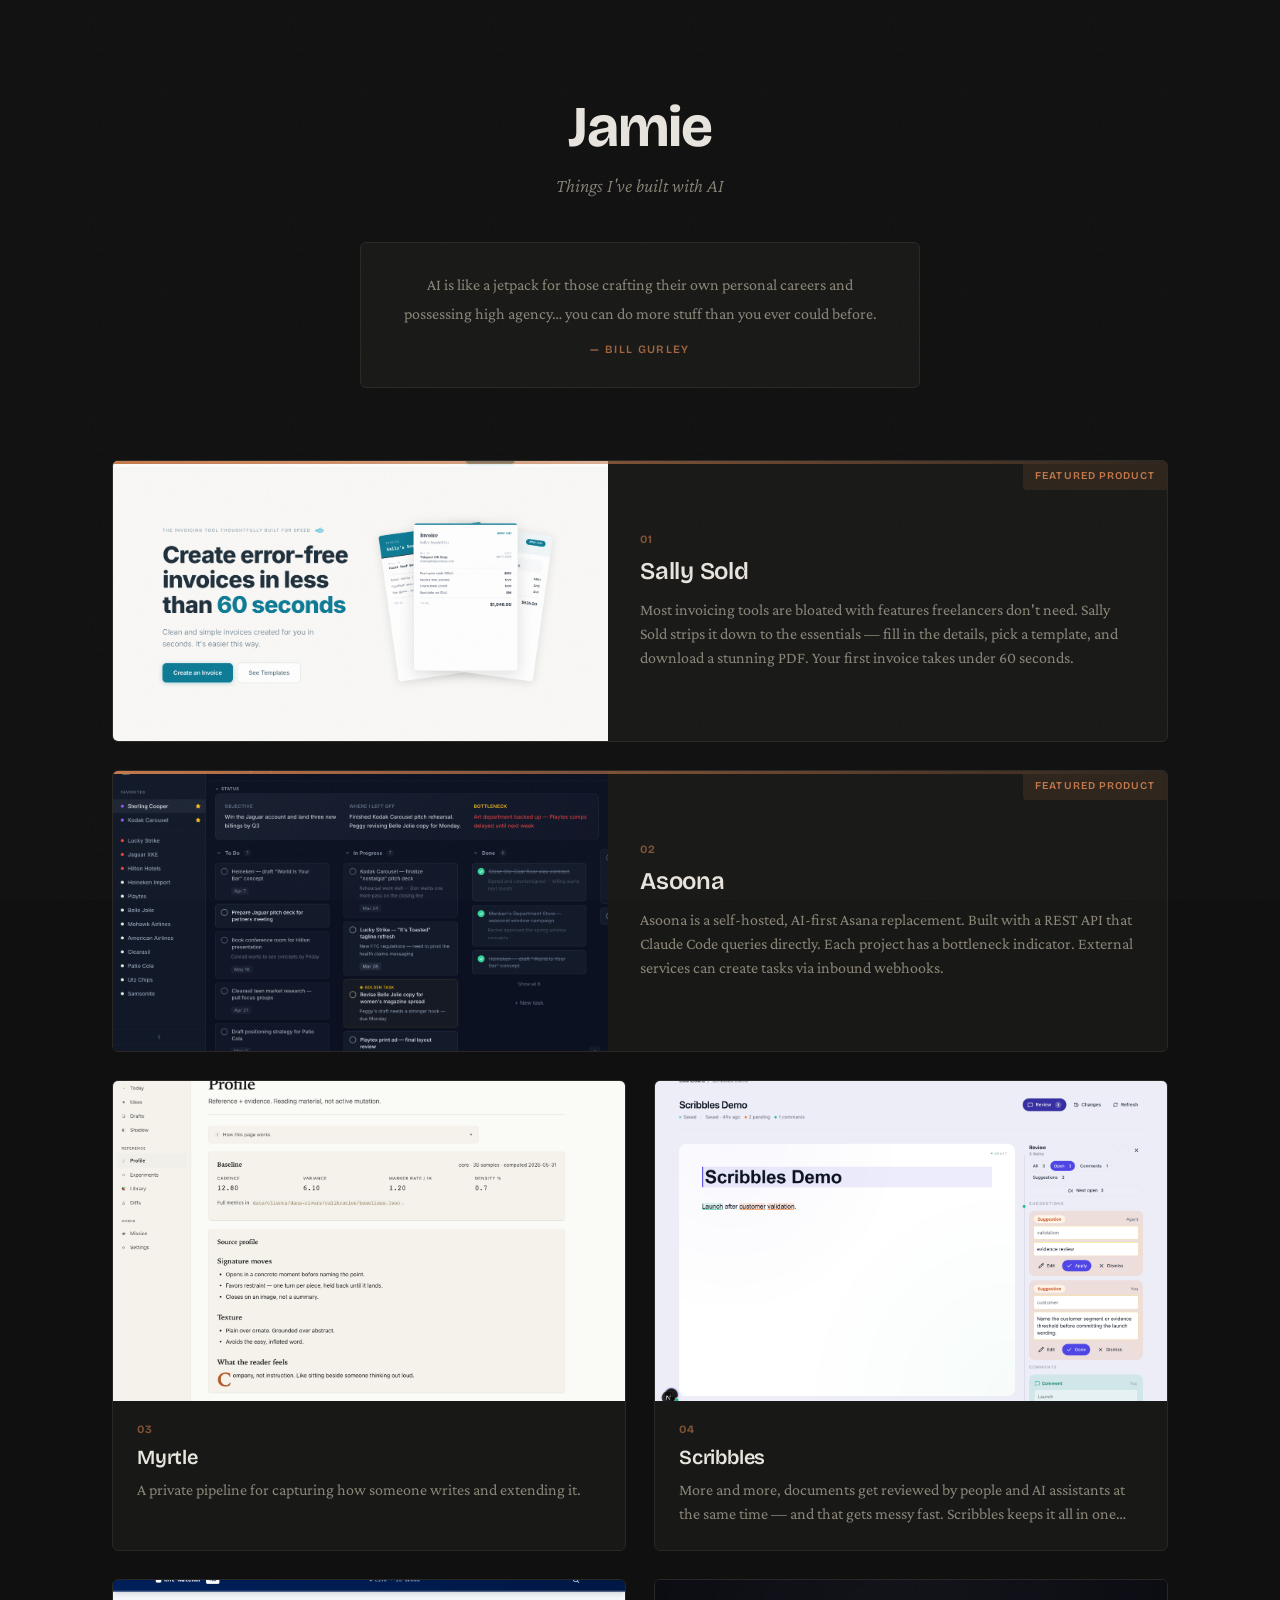
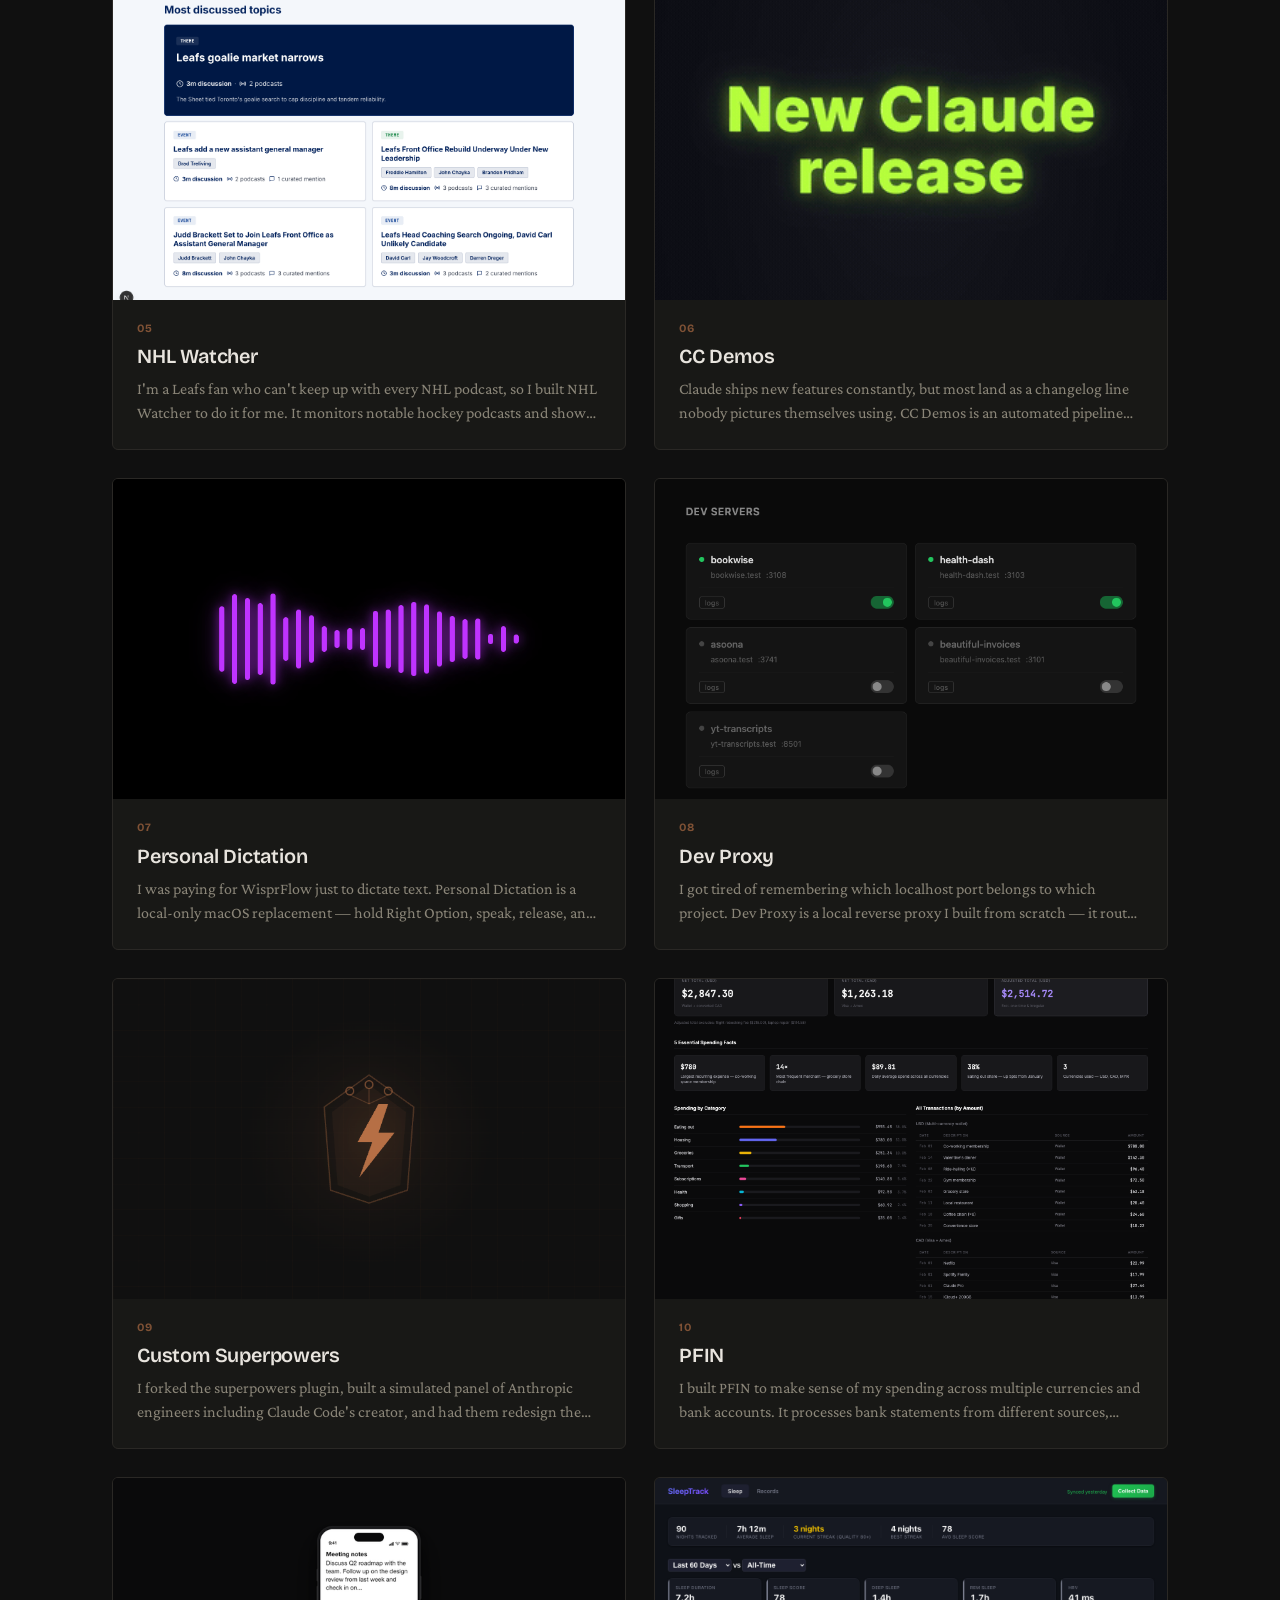
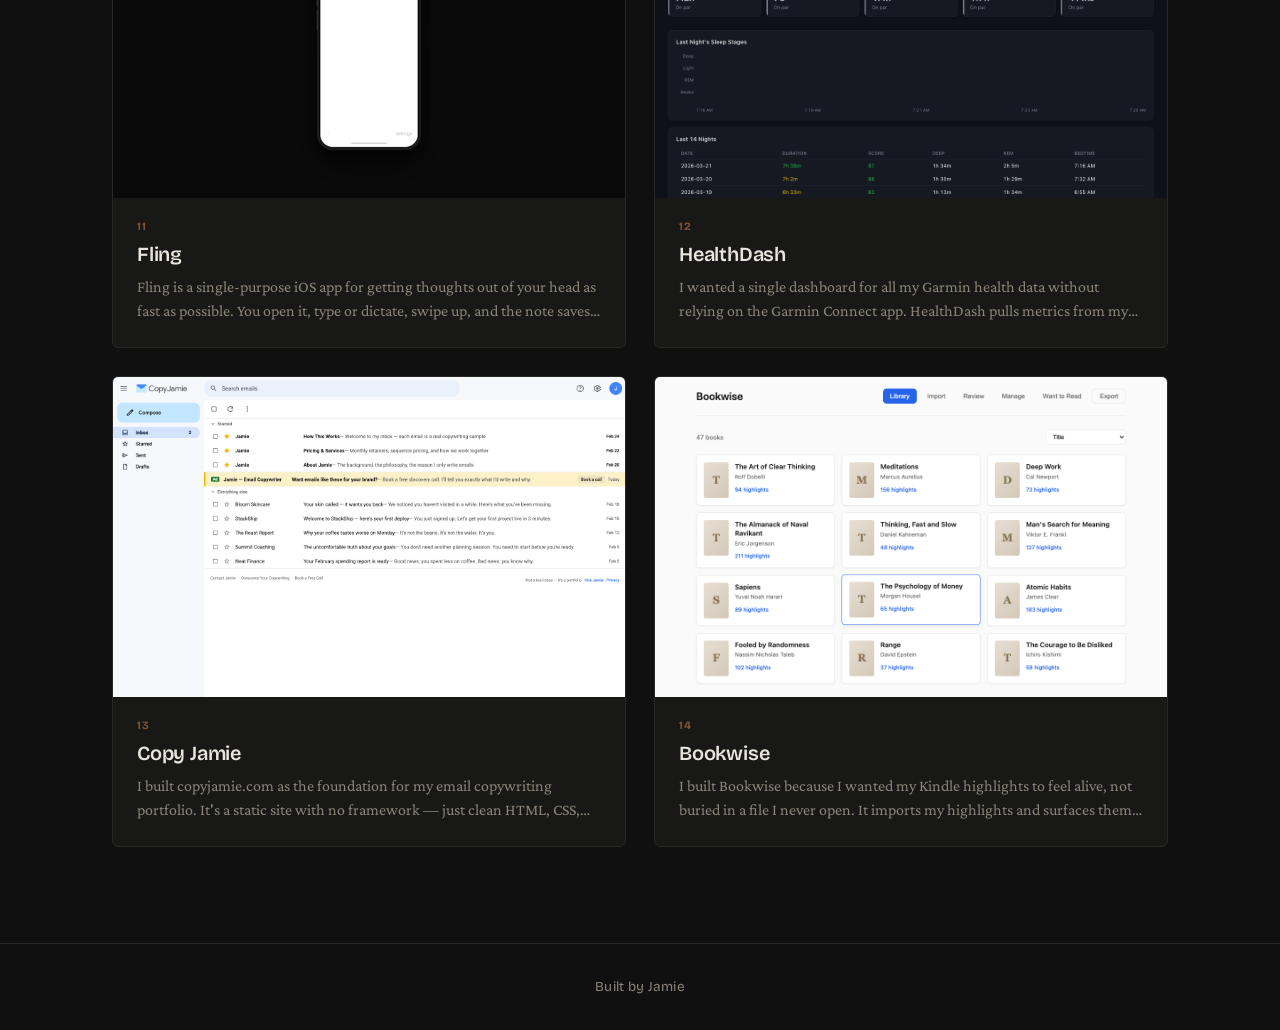
<file: index.html>
<!DOCTYPE html>
<html lang="en">
<head>
  <meta charset="UTF-8">
  <meta name="viewport" content="width=device-width, initial-scale=1.0">
  <title>Jamie — Portfolio</title>
  <meta name="description" content="Things I've built with AI — a curated portfolio of projects by Jamie.">
  <link rel="preconnect" href="https://fonts.googleapis.com">
  <link rel="preconnect" href="https://fonts.gstatic.com" crossorigin>
  <link href="https://fonts.googleapis.com/css2?family=Bricolage+Grotesque:opsz,wght@12..96,200..800&family=Crimson+Pro:ital,wght@0,300;0,400;0,500;1,300;1,400&display=swap" rel="stylesheet">
  <link rel="stylesheet" href="styles.css">
</head>
<body>
  <div class="grain" aria-hidden="true"></div>

  <header class="site-header">
    <div class="header-inner">
      <h1 class="site-title">Jamie</h1>
      <p class="tagline">Things I've built with AI</p>
    </div>
  </header>

  <blockquote class="epigraph">
    <p>AI is like a jetpack for those crafting their own personal careers and possessing high agency&hellip; you can do more stuff than you ever could before.</p>
    <cite>&mdash; Bill Gurley</cite>
  </blockquote>

  <main>
    <div id="projects-grid" class="grid"></div>
    <div id="empty-state" class="empty-state" hidden>
      <p>Nothing here yet.</p>
    </div>
  </main>

  <div id="detail-overlay" class="overlay" aria-hidden="true">
    <div class="overlay-backdrop"></div>
    <div class="overlay-content">
      <button class="close-btn" aria-label="Close project detail">&times;</button>
      <div class="detail-gallery" id="detail-gallery"></div>
      <div class="detail-text">
        <h2 id="detail-title"></h2>
        <p id="detail-description" class="detail-description"></p>
        <div id="detail-features-section" class="detail-features-section">
          <h3>What it does</h3>
          <ul id="detail-features"></ul>
        </div>
      </div>
    </div>
  </div>

  <footer class="site-footer">
    <p>Built by Jamie</p>
  </footer>

  <script src="script.js"></script>
</body>
</html>
</file>
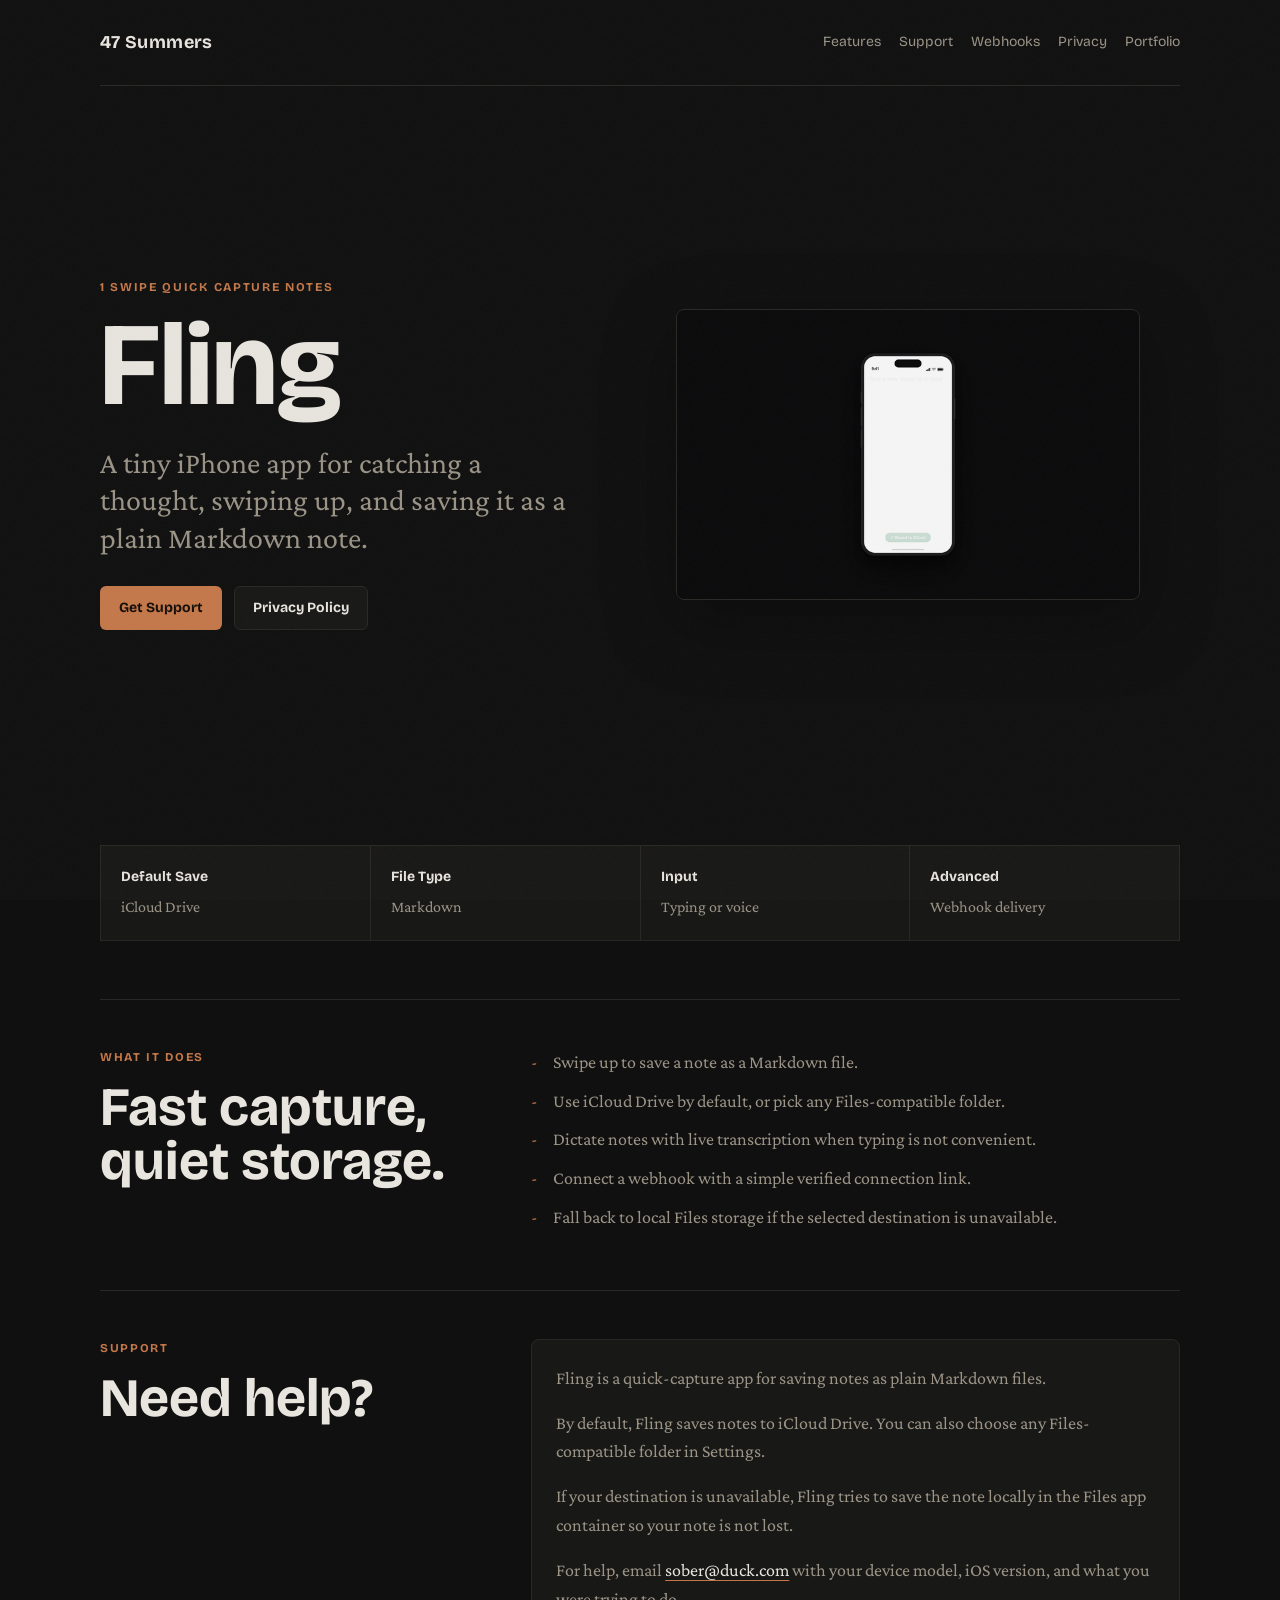
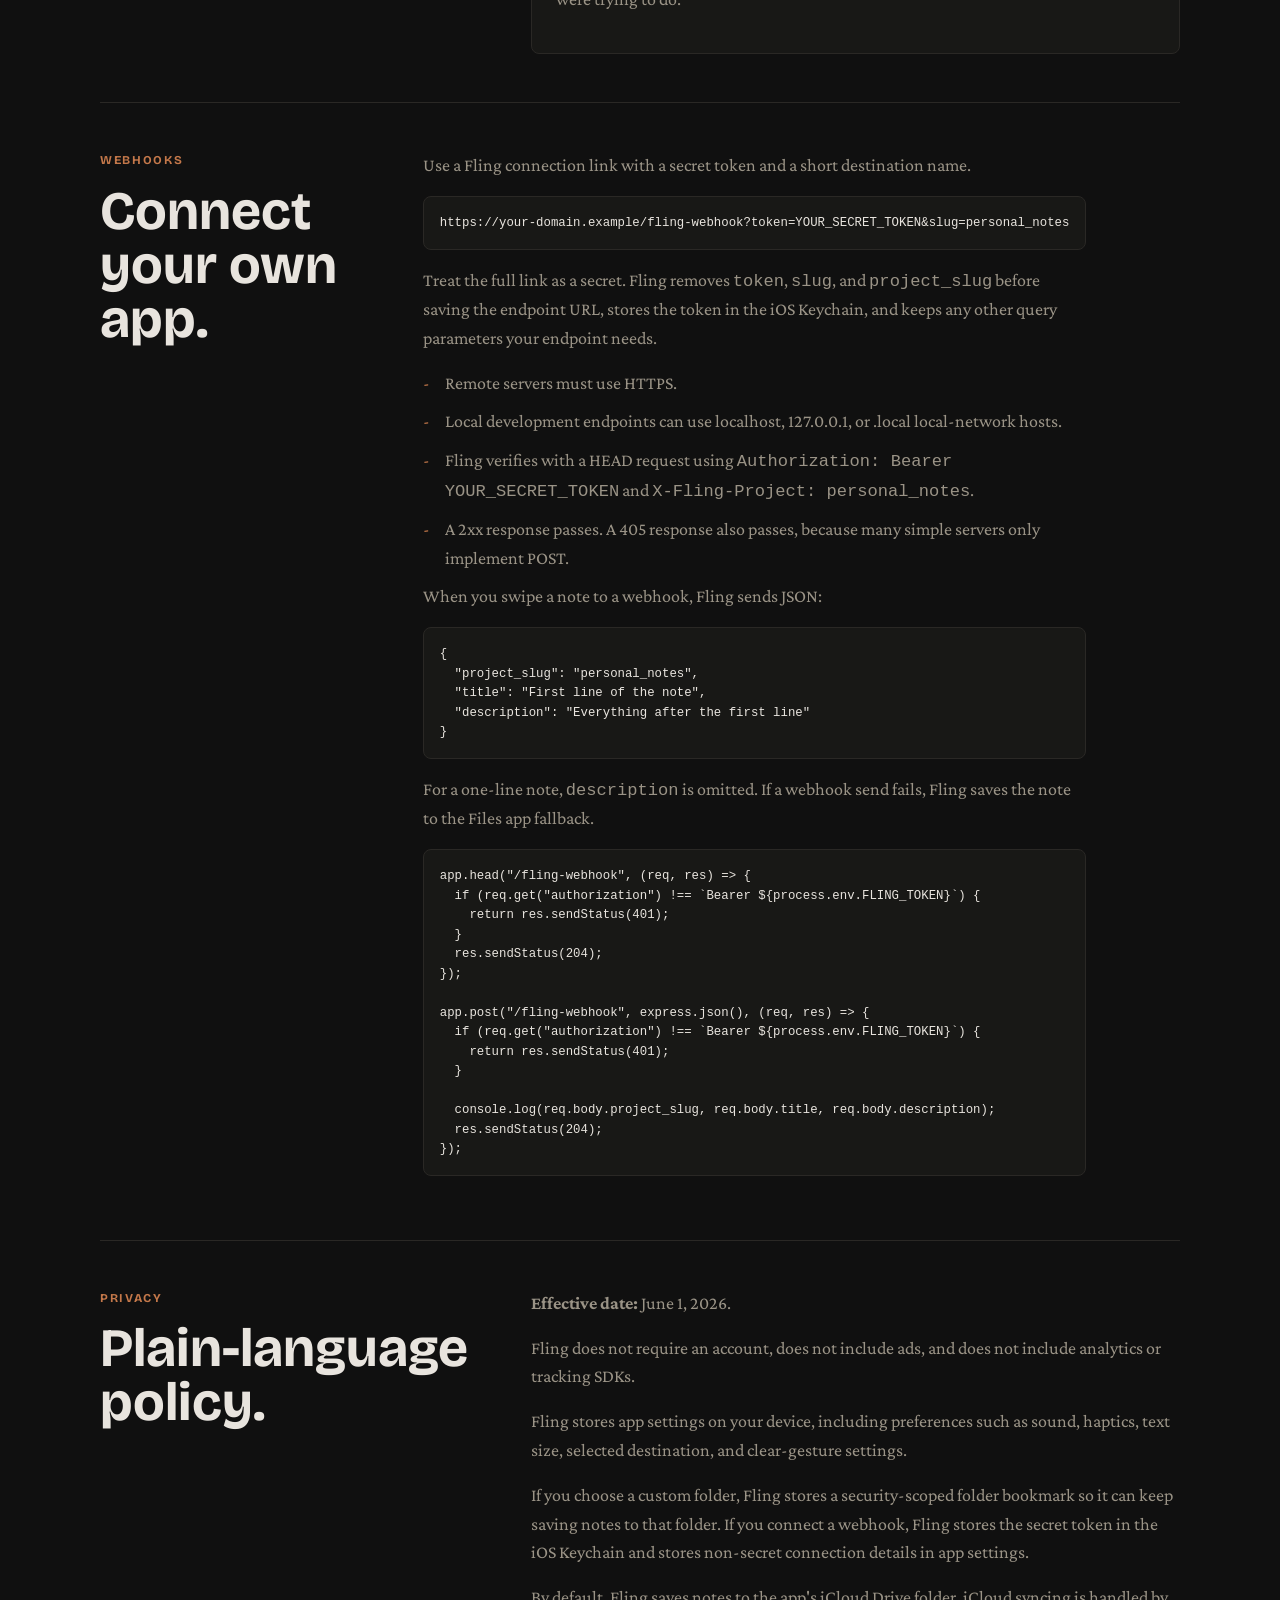
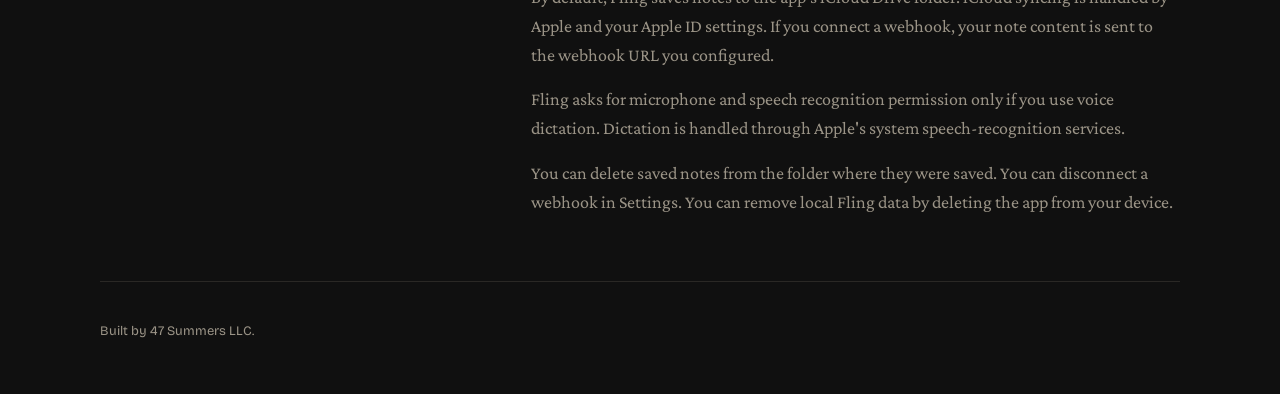
<file: fling.html>
<!DOCTYPE html>
<html lang="en">
<head>
  <meta charset="UTF-8">
  <meta name="viewport" content="width=device-width, initial-scale=1.0">
  <title>Fling - 1 Swipe Quick Capture Notes</title>
  <meta name="description" content="Fling is a quick-capture iPhone app for saving notes as plain Markdown files with one swipe.">
  <link rel="preconnect" href="https://fonts.googleapis.com">
  <link rel="preconnect" href="https://fonts.gstatic.com" crossorigin>
  <link href="https://fonts.googleapis.com/css2?family=Bricolage+Grotesque:opsz,wght@12..96,200..800&family=Crimson+Pro:ital,wght@0,300;0,400;0,500;1,300;1,400&display=swap" rel="stylesheet">
  <style>
    :root {
      --bg: #101010;
      --panel: #181816;
      --panel-2: #20201d;
      --border: #2a2825;
      --text: #e8e4de;
      --muted: #9a9386;
      --accent: #c4784a;
      --accent-soft: rgba(196, 120, 74, 0.14);
      --font-display: "Bricolage Grotesque", sans-serif;
      --font-body: "Crimson Pro", Georgia, serif;
    }

    * { box-sizing: border-box; }

    html {
      scroll-behavior: smooth;
      -webkit-font-smoothing: antialiased;
    }

    body {
      margin: 0;
      background: var(--bg);
      color: var(--text);
      font-family: var(--font-body);
      font-size: 18px;
      line-height: 1.6;
    }

    a { color: inherit; }

    .grain {
      position: fixed;
      inset: 0;
      pointer-events: none;
      opacity: 0.035;
      background-image: url("data:image/svg+xml,%3Csvg viewBox='0 0 256 256' xmlns='http://www.w3.org/2000/svg'%3E%3Cfilter id='n'%3E%3CfeTurbulence type='fractalNoise' baseFrequency='0.85' numOctaves='4' stitchTiles='stitch'/%3E%3C/filter%3E%3Crect width='100%25' height='100%25' filter='url(%23n)'/%3E%3C/svg%3E");
      background-size: 200px 200px;
    }

    .shell {
      width: min(1080px, calc(100% - 40px));
      margin: 0 auto;
    }

    header {
      display: flex;
      justify-content: space-between;
      align-items: center;
      gap: 20px;
      padding: 28px 0;
      font-family: var(--font-display);
      color: var(--muted);
    }

    .brand {
      color: var(--text);
      font-weight: 700;
      letter-spacing: 0.02em;
    }

    nav {
      display: flex;
      gap: 18px;
      font-size: 14px;
    }

    nav a {
      color: var(--muted);
      text-decoration: none;
    }

    nav a:hover { color: var(--text); }

    .hero {
      display: grid;
      grid-template-columns: minmax(0, 0.95fr) minmax(300px, 1.05fr);
      gap: 44px;
      align-items: center;
      min-height: min(760px, calc(100vh - 86px));
      padding: 36px 0 58px;
    }

    .eyebrow {
      color: var(--accent);
      font-family: var(--font-display);
      font-size: 12px;
      font-weight: 700;
      letter-spacing: 0.14em;
      text-transform: uppercase;
      margin: 0 0 14px;
    }

    h1 {
      font-family: var(--font-display);
      font-size: clamp(56px, 10vw, 118px);
      line-height: 0.92;
      letter-spacing: 0;
      margin: 0;
    }

    .dek {
      max-width: 520px;
      margin: 24px 0 0;
      color: var(--muted);
      font-size: clamp(22px, 3vw, 30px);
      line-height: 1.25;
    }

    .actions {
      display: flex;
      flex-wrap: wrap;
      gap: 12px;
      margin-top: 30px;
    }

    .button {
      display: inline-flex;
      align-items: center;
      justify-content: center;
      min-height: 44px;
      padding: 0 18px;
      border-radius: 6px;
      border: 1px solid var(--border);
      color: var(--text);
      font-family: var(--font-display);
      font-size: 14px;
      font-weight: 700;
      text-decoration: none;
      background: var(--panel);
    }

    .button.primary {
      border-color: transparent;
      background: var(--accent);
      color: #140d08;
    }

    .hero-media {
      border: 1px solid var(--border);
      border-radius: 8px;
      overflow: hidden;
      background: var(--panel);
      box-shadow: 0 22px 70px rgba(0, 0, 0, 0.34);
    }

    .hero-media img {
      display: block;
      width: 100%;
      aspect-ratio: 16 / 10;
      object-fit: cover;
    }

    .facts {
      display: grid;
      grid-template-columns: repeat(4, 1fr);
      gap: 1px;
      border: 1px solid var(--border);
      background: var(--border);
      margin-bottom: 58px;
    }

    .fact {
      background: var(--panel);
      padding: 20px;
    }

    .fact b {
      display: block;
      font-family: var(--font-display);
      font-size: 14px;
      margin-bottom: 6px;
    }

    .fact span {
      display: block;
      color: var(--muted);
      font-size: 16px;
    }

    section {
      border-top: 1px solid var(--border);
      padding: 48px 0;
    }

    h2 {
      font-family: var(--font-display);
      font-size: clamp(30px, 5vw, 54px);
      line-height: 1;
      margin: 0 0 18px;
      letter-spacing: 0;
    }

    .section-grid {
      display: grid;
      grid-template-columns: 0.75fr 1.25fr;
      gap: 42px;
    }

    .copy p,
    .copy li {
      color: var(--muted);
    }

    .copy p {
      margin: 0 0 16px;
    }

    ul {
      margin: 0;
      padding: 0;
      list-style: none;
    }

    li {
      position: relative;
      padding-left: 22px;
      margin-bottom: 10px;
    }

    li::before {
      content: "-";
      position: absolute;
      left: 0;
      color: var(--accent);
    }

    .support-card {
      background: var(--panel);
      border: 1px solid var(--border);
      border-radius: 8px;
      padding: 24px;
    }

    .support-card a {
      color: var(--text);
      text-decoration-color: var(--accent);
      text-underline-offset: 4px;
    }

    code,
    pre {
      font-family: ui-monospace, SFMono-Regular, Menlo, Monaco, Consolas, "Liberation Mono", monospace;
    }

    code {
      font-size: 0.95em;
    }

    pre {
      background: var(--panel);
      border: 1px solid var(--border);
      border-radius: 8px;
      color: var(--text);
      font-size: 13px;
      line-height: 1.5;
      margin: 16px 0;
      overflow-x: auto;
      padding: 16px;
      white-space: pre;
    }

    footer {
      color: var(--muted);
      border-top: 1px solid var(--border);
      padding: 26px 0 40px;
      font-family: var(--font-display);
      font-size: 13px;
    }

    @media (max-width: 820px) {
      .hero,
      .section-grid,
      .facts {
        grid-template-columns: 1fr;
      }

      .hero {
        min-height: auto;
        padding-top: 16px;
      }

      header {
        align-items: flex-start;
        flex-direction: column;
      }
    }
  </style>
</head>
<body>
  <div class="grain" aria-hidden="true"></div>

  <header class="shell">
    <div class="brand">47 Summers</div>
    <nav aria-label="Fling page navigation">
      <a href="#features">Features</a>
      <a href="#support">Support</a>
      <a href="#webhooks">Webhooks</a>
      <a href="#privacy">Privacy</a>
      <a href="index.html">Portfolio</a>
    </nav>
  </header>

  <main class="shell">
    <section class="hero" aria-labelledby="title">
      <div>
        <p class="eyebrow">1 Swipe Quick Capture Notes</p>
        <h1 id="title">Fling</h1>
        <p class="dek">A tiny iPhone app for catching a thought, swiping up, and saving it as a plain Markdown note.</p>
        <div class="actions">
          <a class="button primary" href="#support">Get Support</a>
          <a class="button" href="#privacy">Privacy Policy</a>
        </div>
      </div>

      <figure class="hero-media">
        <img src="images/fling/screenshot.gif" alt="Fling app swipe-to-save preview">
      </figure>
    </section>

    <div class="facts" aria-label="Fling highlights">
      <div class="fact">
        <b>Default Save</b>
        <span>iCloud Drive</span>
      </div>
      <div class="fact">
        <b>File Type</b>
        <span>Markdown</span>
      </div>
      <div class="fact">
        <b>Input</b>
        <span>Typing or voice</span>
      </div>
      <div class="fact">
        <b>Advanced</b>
        <span>Webhook delivery</span>
      </div>
    </div>

    <section id="features" class="section-grid">
      <div>
        <p class="eyebrow">What It Does</p>
        <h2>Fast capture, quiet storage.</h2>
      </div>
      <div class="copy">
        <ul>
          <li>Swipe up to save a note as a Markdown file.</li>
          <li>Use iCloud Drive by default, or pick any Files-compatible folder.</li>
          <li>Dictate notes with live transcription when typing is not convenient.</li>
          <li>Connect a webhook with a simple verified connection link.</li>
          <li>Fall back to local Files storage if the selected destination is unavailable.</li>
        </ul>
      </div>
    </section>

    <section id="support" class="section-grid">
      <div>
        <p class="eyebrow">Support</p>
        <h2>Need help?</h2>
      </div>
      <div class="copy support-card">
        <p>Fling is a quick-capture app for saving notes as plain Markdown files.</p>
        <p>By default, Fling saves notes to iCloud Drive. You can also choose any Files-compatible folder in Settings.</p>
        <p>If your destination is unavailable, Fling tries to save the note locally in the Files app container so your note is not lost.</p>
        <p>For help, email <a href="mailto:sober@duck.com">sober@duck.com</a> with your device model, iOS version, and what you were trying to do.</p>
      </div>
    </section>

    <section id="webhooks" class="section-grid">
      <div>
        <p class="eyebrow">Webhooks</p>
        <h2>Connect your own app.</h2>
      </div>
      <div class="copy">
        <p>Use a Fling connection link with a secret token and a short destination name.</p>
        <pre><code>https://your-domain.example/fling-webhook?token=YOUR_SECRET_TOKEN&amp;slug=personal_notes</code></pre>
        <p>Treat the full link as a secret. Fling removes <code>token</code>, <code>slug</code>, and <code>project_slug</code> before saving the endpoint URL, stores the token in the iOS Keychain, and keeps any other query parameters your endpoint needs.</p>
        <ul>
          <li>Remote servers must use HTTPS.</li>
          <li>Local development endpoints can use localhost, 127.0.0.1, or .local local-network hosts.</li>
          <li>Fling verifies with a HEAD request using <code>Authorization: Bearer YOUR_SECRET_TOKEN</code> and <code>X-Fling-Project: personal_notes</code>.</li>
          <li>A 2xx response passes. A 405 response also passes, because many simple servers only implement POST.</li>
        </ul>
        <p>When you swipe a note to a webhook, Fling sends JSON:</p>
        <pre><code>{
  "project_slug": "personal_notes",
  "title": "First line of the note",
  "description": "Everything after the first line"
}</code></pre>
        <p>For a one-line note, <code>description</code> is omitted. If a webhook send fails, Fling saves the note to the Files app fallback.</p>
        <pre><code>app.head("/fling-webhook", (req, res) =&gt; {
  if (req.get("authorization") !== `Bearer ${process.env.FLING_TOKEN}`) {
    return res.sendStatus(401);
  }
  res.sendStatus(204);
});

app.post("/fling-webhook", express.json(), (req, res) =&gt; {
  if (req.get("authorization") !== `Bearer ${process.env.FLING_TOKEN}`) {
    return res.sendStatus(401);
  }

  console.log(req.body.project_slug, req.body.title, req.body.description);
  res.sendStatus(204);
});</code></pre>
      </div>
    </section>

    <section id="privacy" class="section-grid">
      <div>
        <p class="eyebrow">Privacy</p>
        <h2>Plain-language policy.</h2>
      </div>
      <div class="copy">
        <p><strong>Effective date:</strong> June 1, 2026.</p>
        <p>Fling does not require an account, does not include ads, and does not include analytics or tracking SDKs.</p>
        <p>Fling stores app settings on your device, including preferences such as sound, haptics, text size, selected destination, and clear-gesture settings.</p>
        <p>If you choose a custom folder, Fling stores a security-scoped folder bookmark so it can keep saving notes to that folder. If you connect a webhook, Fling stores the secret token in the iOS Keychain and stores non-secret connection details in app settings.</p>
        <p>By default, Fling saves notes to the app's iCloud Drive folder. iCloud syncing is handled by Apple and your Apple ID settings. If you connect a webhook, your note content is sent to the webhook URL you configured.</p>
        <p>Fling asks for microphone and speech recognition permission only if you use voice dictation. Dictation is handled through Apple's system speech-recognition services.</p>
        <p>You can delete saved notes from the folder where they were saved. You can disconnect a webhook in Settings. You can remove local Fling data by deleting the app from your device.</p>
      </div>
    </section>
  </main>

  <footer class="shell">
    <p>Built by 47 Summers LLC.</p>
  </footer>
</body>
</html>
</file>
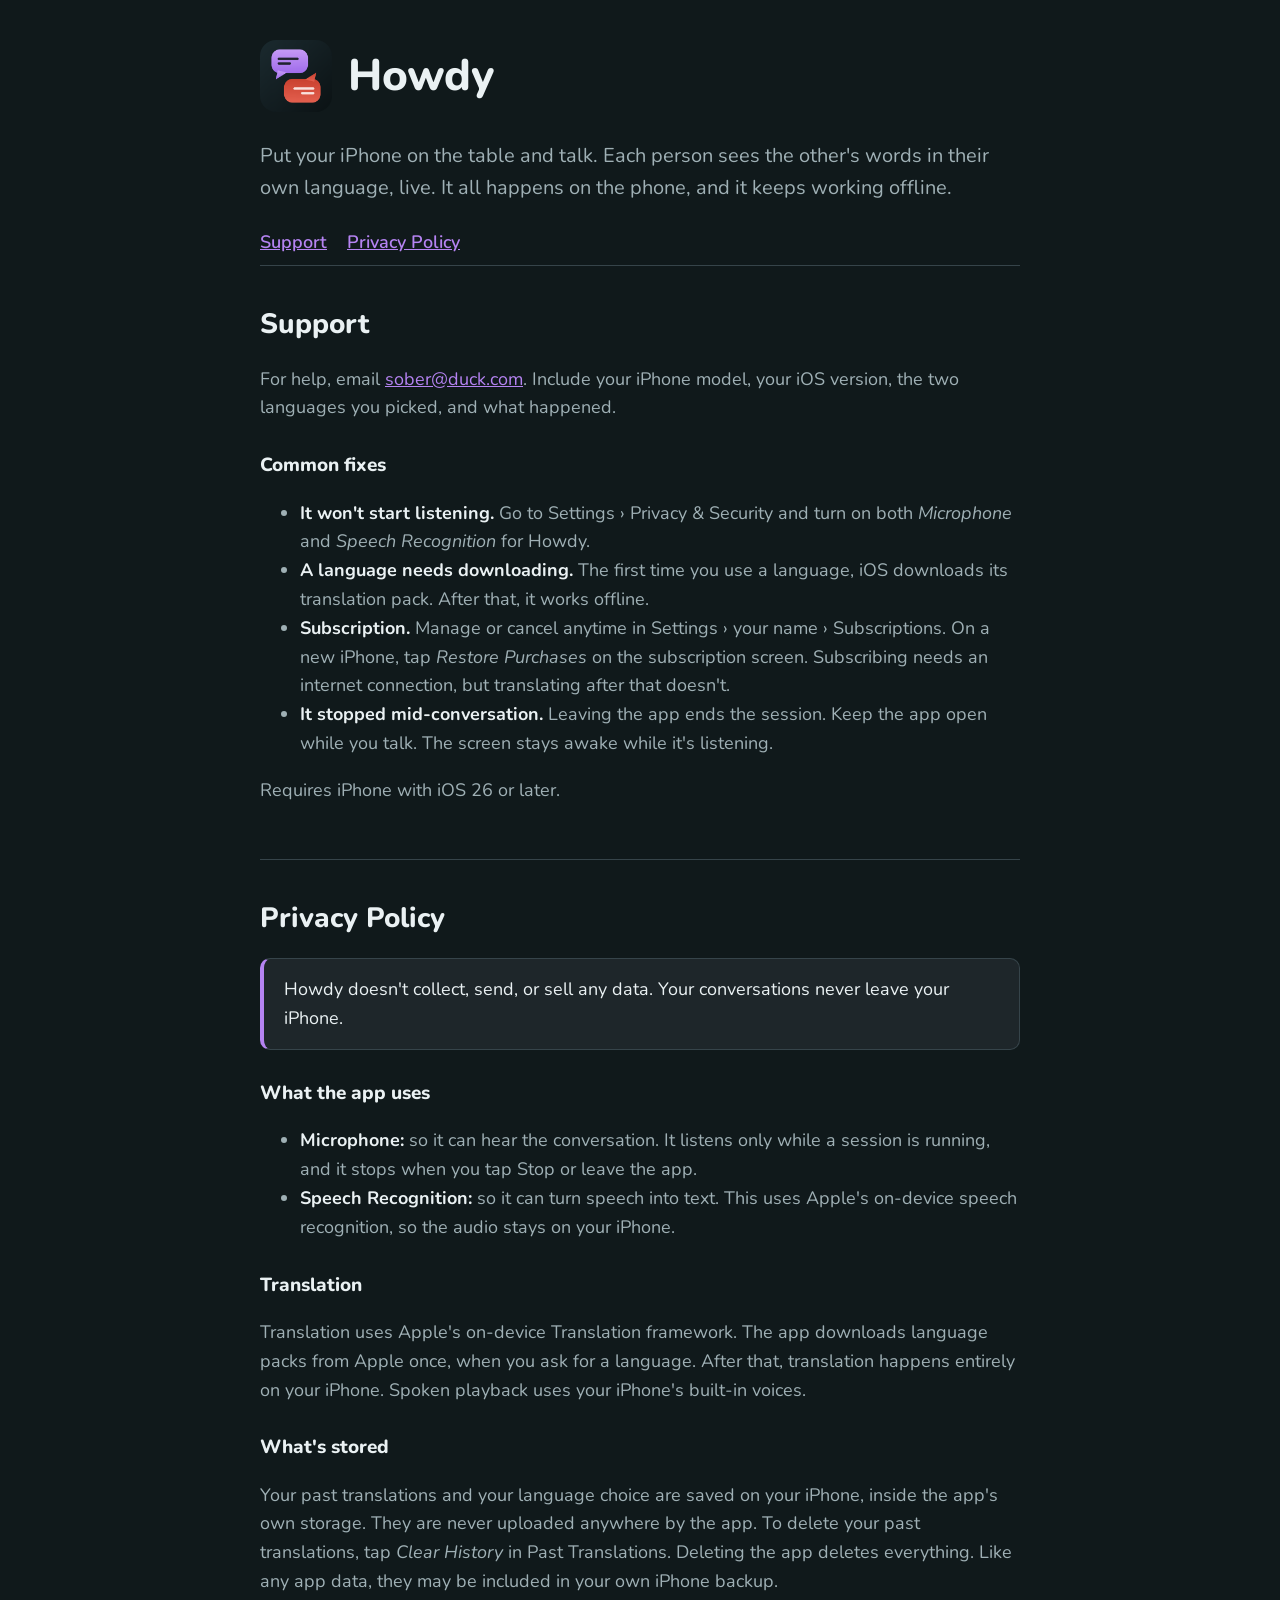
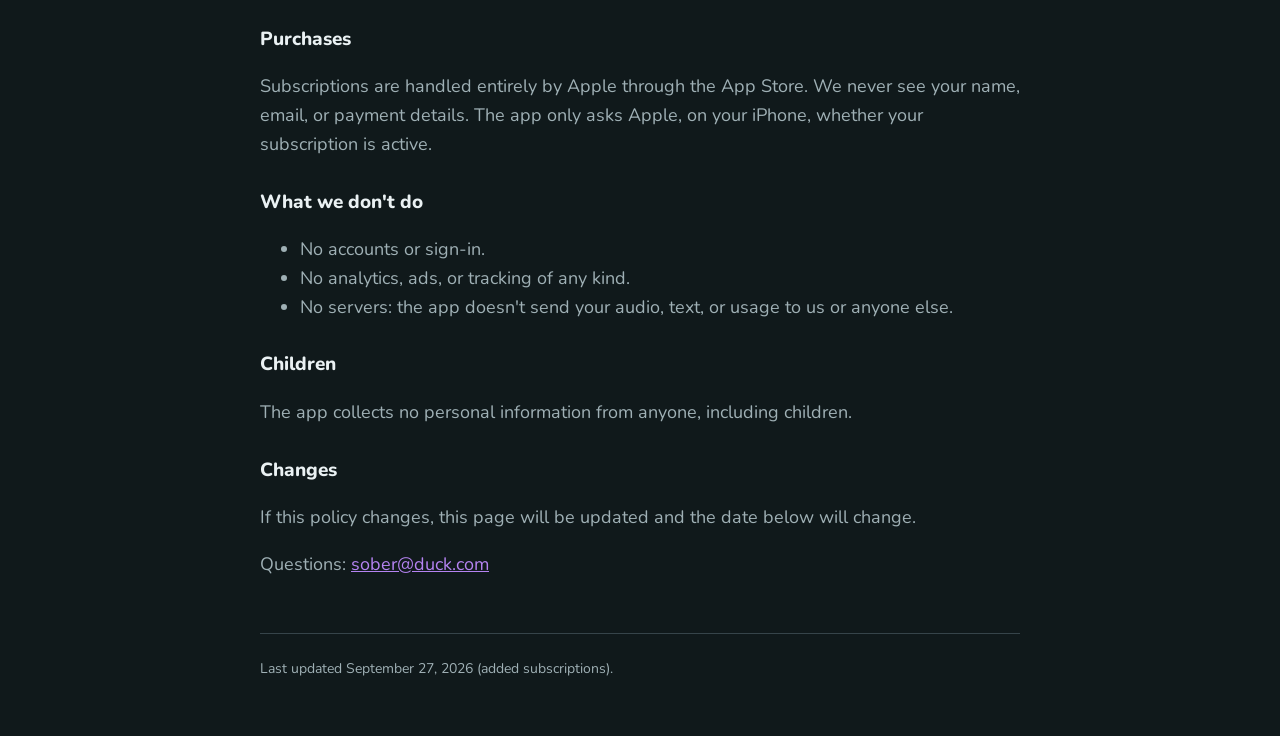
<file: howdy.html>
<!DOCTYPE html>
<html lang="en">
<head>
  <meta charset="UTF-8">
  <meta name="viewport" content="width=device-width, initial-scale=1.0">
  <title>Howdy: Instant Translator — Support &amp; Privacy</title>
  <meta name="description" content="Howdy is an iPhone app that translates a face-to-face conversation live, entirely on your iPhone.">
  <link rel="preconnect" href="https://fonts.googleapis.com">
  <link rel="preconnect" href="https://fonts.gstatic.com" crossorigin>
  <link href="https://fonts.googleapis.com/css2?family=Nunito:wght@400;600;800&display=swap" rel="stylesheet">
  <style>
    :root {
      --bg: #10191B;
      --panel: #1E262A;
      --border: #36444A;
      --text: #EAF1F3;
      --muted: #9FB0B5;
      --you: #B583F2;
      --them: #D64C3C;
    }
    * { box-sizing: border-box; }
    html { -webkit-font-smoothing: antialiased; }
    body {
      margin: 0;
      background: var(--bg);
      color: var(--text);
      font-family: "Nunito", system-ui, sans-serif;
      font-size: 18px;
      line-height: 1.6;
    }
    a { color: var(--you); }
    .shell { width: min(760px, calc(100% - 32px)); margin: 0 auto; }
    header { display: flex; align-items: center; gap: 16px; padding: 40px 0 8px; }
    header img { width: 72px; height: 72px; border-radius: 16px; }
    h1 { font-size: clamp(30px, 6vw, 44px); line-height: 1.05; margin: 0; font-weight: 800; }
    .dek { color: var(--muted); margin: 20px 0 0; font-size: 20px; }
    nav { display: flex; gap: 20px; margin: 24px 0 8px; font-weight: 600; }
    section { border-top: 1px solid var(--border); padding: 36px 0; }
    h2 { font-size: 28px; margin: 0 0 12px; font-weight: 800; }
    h3 { font-size: 19px; margin: 28px 0 6px; font-weight: 800; }
    p, li { color: var(--muted); }
    strong { color: var(--text); }
    .callout {
      background: var(--panel);
      border: 1px solid var(--border);
      border-left: 4px solid var(--you);
      border-radius: 10px;
      padding: 16px 20px;
      color: var(--text);
    }
    footer { color: var(--muted); font-size: 14px; padding: 24px 0 56px; border-top: 1px solid var(--border); }
  </style>
</head>
<body>
  <div class="shell">
    <header>
      <img src="images/instant-translation/icon.png" alt="Howdy app icon">
      <h1>Howdy</h1>
    </header>
    <p class="dek">Put your iPhone on the table and talk. Each person sees the other's words in their own language, live. It all happens on the phone, and it keeps working offline.</p>
    <nav><a href="#support">Support</a><a href="#privacy">Privacy Policy</a></nav>

    <section id="support">
      <h2>Support</h2>
      <p>For help, email <a href="mailto:sober@duck.com">sober@duck.com</a>. Include your iPhone model, your iOS version, the two languages you picked, and what happened.</p>
      <h3>Common fixes</h3>
      <ul>
        <li><strong>It won't start listening.</strong> Go to Settings › Privacy &amp; Security and turn on both <em>Microphone</em> and <em>Speech Recognition</em> for Howdy.</li>
        <li><strong>A language needs downloading.</strong> The first time you use a language, iOS downloads its translation pack. After that, it works offline.</li>
        <li><strong>Subscription.</strong> Manage or cancel anytime in Settings › your name › Subscriptions. On a new iPhone, tap <em>Restore Purchases</em> on the subscription screen. Subscribing needs an internet connection, but translating after that doesn't.</li>
        <li><strong>It stopped mid-conversation.</strong> Leaving the app ends the session. Keep the app open while you talk. The screen stays awake while it's listening.</li>
      </ul>
      <p>Requires iPhone with iOS 26 or later.</p>
    </section>

    <section id="privacy">
      <h2>Privacy Policy</h2>
      <p class="callout">Howdy doesn't collect, send, or sell any data. Your conversations never leave your iPhone.</p>

      <h3>What the app uses</h3>
      <ul>
        <li><strong>Microphone:</strong> so it can hear the conversation. It listens only while a session is running, and it stops when you tap Stop or leave the app.</li>
        <li><strong>Speech Recognition:</strong> so it can turn speech into text. This uses Apple's on-device speech recognition, so the audio stays on your iPhone.</li>
      </ul>

      <h3>Translation</h3>
      <p>Translation uses Apple's on-device Translation framework. The app downloads language packs from Apple once, when you ask for a language. After that, translation happens entirely on your iPhone. Spoken playback uses your iPhone's built-in voices.</p>

      <h3>What's stored</h3>
      <p>Your past translations and your language choice are saved on your iPhone, inside the app's own storage. They are never uploaded anywhere by the app. To delete your past translations, tap <em>Clear History</em> in Past Translations. Deleting the app deletes everything. Like any app data, they may be included in your own iPhone backup.</p>

      <h3>Purchases</h3>
      <p>Subscriptions are handled entirely by Apple through the App Store. We never see your name, email, or payment details. The app only asks Apple, on your iPhone, whether your subscription is active.</p>

      <h3>What we don't do</h3>
      <ul>
        <li>No accounts or sign-in.</li>
        <li>No analytics, ads, or tracking of any kind.</li>
        <li>No servers: the app doesn't send your audio, text, or usage to us or anyone else.</li>
      </ul>

      <h3>Children</h3>
      <p>The app collects no personal information from anyone, including children.</p>

      <h3>Changes</h3>
      <p>If this policy changes, this page will be updated and the date below will change.</p>
      <p>Questions: <a href="mailto:sober@duck.com">sober@duck.com</a></p>
    </section>

    <footer>Last updated September 27, 2026 (added subscriptions).</footer>
  </div>
</body>
</html>
</file>
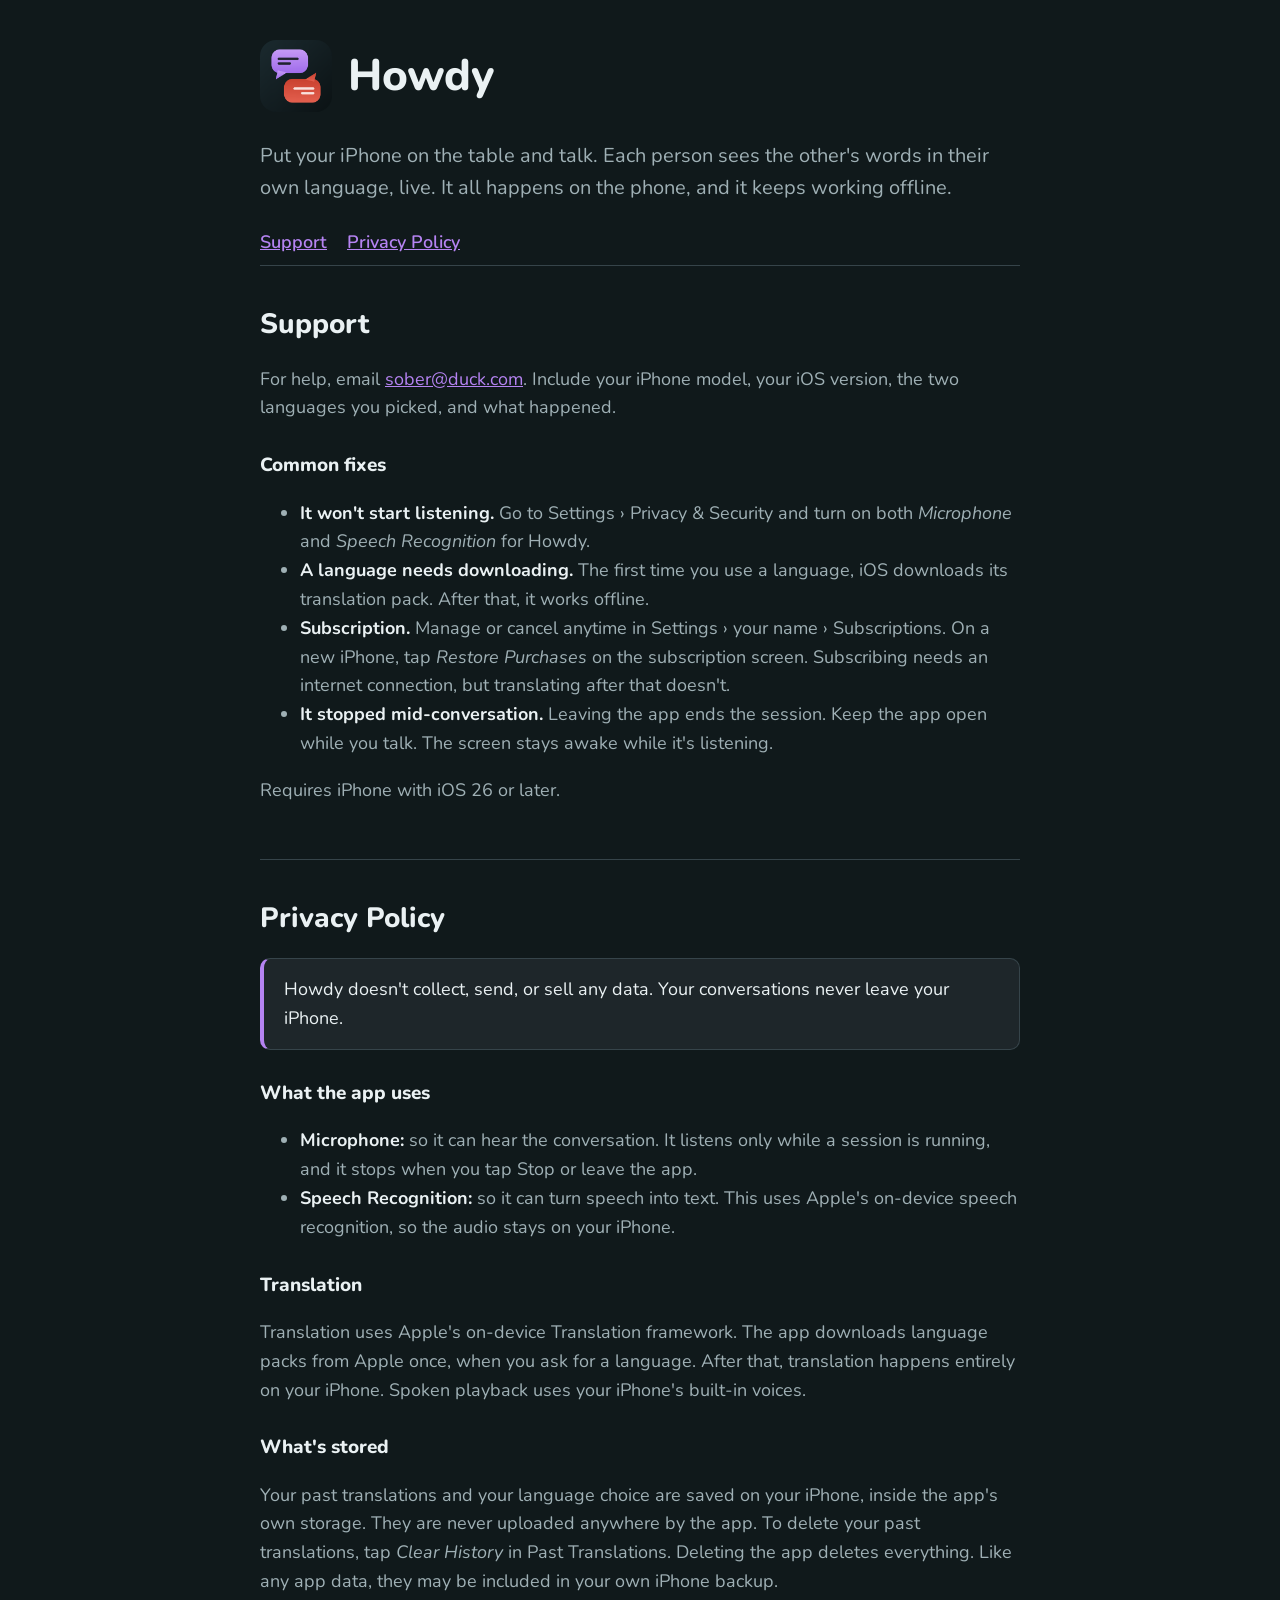
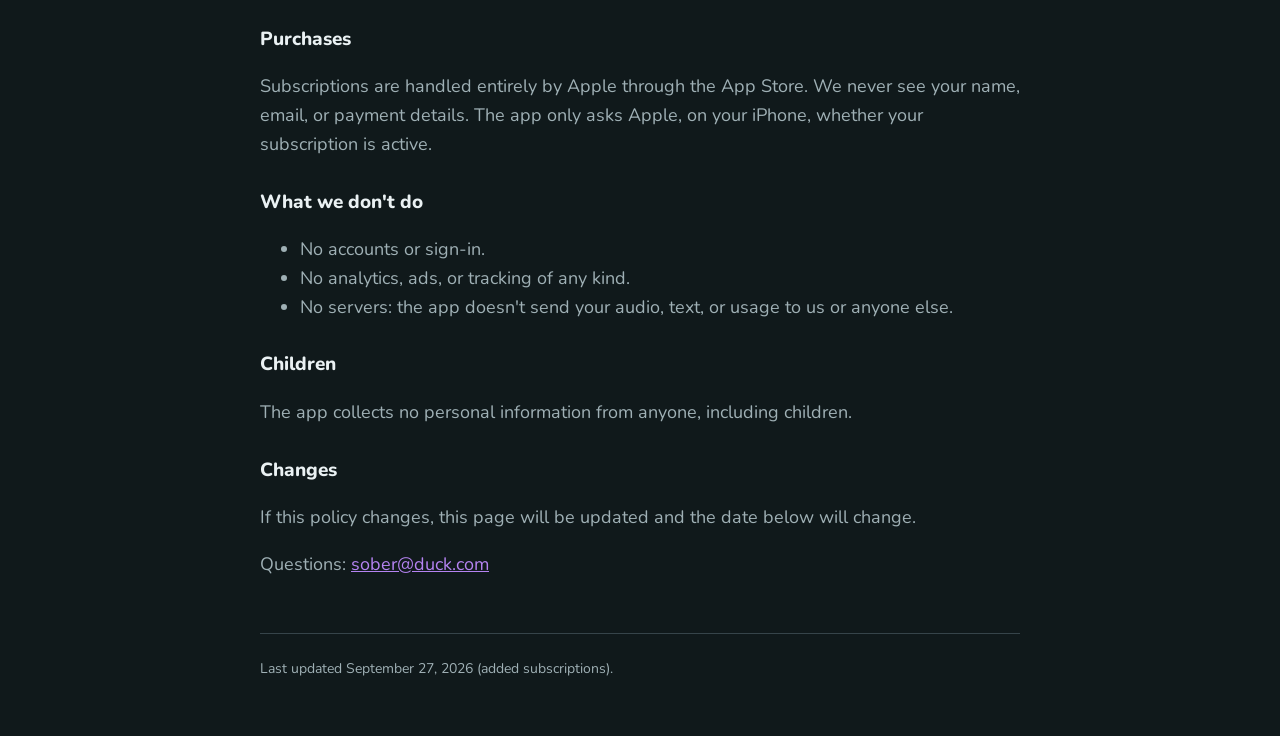
<file: instant-translation.html>
<!DOCTYPE html>
<html lang="en">
<head>
  <meta charset="UTF-8">
  <meta name="viewport" content="width=device-width, initial-scale=1.0">
  <title>Howdy: Instant Translator</title>
  <link rel="canonical" href="https://jamieafk.github.io/portfolio/howdy.html">
  <meta http-equiv="refresh" content="0; url=howdy.html">
  <script>location.replace("howdy.html" + location.hash);</script>
</head>
<body><p>This page moved to <a href="howdy.html">Howdy: Instant Translator</a>.</p></body>
</html>
</file>
<file: styles.css>
/* ===== Tokens ===== */
:root {
  --bg: #101010;
  --bg-raised: #181816;
  --border: #2a2825;
  --border-hover: #3d3930;
  --text: #e8e4de;
  --text-muted: #8a8578;
  --accent: #c4784a;
  --accent-dim: rgba(196, 120, 74, 0.12);
  --font-display: "Bricolage Grotesque", sans-serif;
  --font-body: "Crimson Pro", Georgia, serif;
  --radius: 6px;
  --ease: cubic-bezier(0.22, 1, 0.36, 1);
}

/* ===== Reset ===== */
*, *::before, *::after { box-sizing: border-box; margin: 0; padding: 0; }

html {
  font-size: 16px;
  scroll-behavior: smooth;
  -webkit-font-smoothing: antialiased;
}

body {
  background: var(--bg);
  color: var(--text);
  font-family: var(--font-body);
  font-weight: 400;
  font-size: 1.125rem;
  line-height: 1.6;
  min-height: 100vh;
  overflow-x: hidden;
}

/* ===== Grain overlay ===== */
.grain {
  position: fixed;
  inset: 0;
  pointer-events: none;
  z-index: 9999;
  opacity: 0.035;
  background-image: url("data:image/svg+xml,%3Csvg viewBox='0 0 256 256' xmlns='http://www.w3.org/2000/svg'%3E%3Cfilter id='n'%3E%3CfeTurbulence type='fractalNoise' baseFrequency='0.85' numOctaves='4' stitchTiles='stitch'/%3E%3C/filter%3E%3Crect width='100%25' height='100%25' filter='url(%23n)'/%3E%3C/svg%3E");
  background-repeat: repeat;
  background-size: 200px 200px;
}

/* ===== Header ===== */
.site-header {
  padding: 6rem 2rem 2.5rem;
  text-align: center;
  position: relative;
}

.site-title {
  font-family: var(--font-display);
  font-weight: 700;
  font-size: clamp(2.4rem, 5vw, 3.6rem);
  letter-spacing: -0.02em;
  line-height: 1.1;
  color: var(--text);
}

.tagline {
  margin-top: 0.75rem;
  font-family: var(--font-body);
  font-style: italic;
  font-weight: 300;
  font-size: 1.2rem;
  color: var(--text-muted);
}

/* ===== Epigraph ===== */
.epigraph {
  max-width: 560px;
  margin: 0 auto 4.5rem;
  padding: 1.75rem 2.25rem;
  text-align: center;
  border: none;
  background: var(--bg-raised);
  border-radius: var(--radius);
  border: 1px solid var(--border);
}

.epigraph p {
  font-family: var(--font-body);
  font-weight: 400;
  font-size: 1rem;
  line-height: 1.8;
  color: var(--text-muted);
}

.epigraph cite {
  display: block;
  margin-top: 0.75rem;
  font-family: var(--font-display);
  font-style: normal;
  font-weight: 600;
  font-size: 0.7rem;
  letter-spacing: 0.12em;
  text-transform: uppercase;
  color: var(--accent);
  opacity: 0.8;
}

/* ===== Grid ===== */
main {
  max-width: 1120px;
  margin: 0 auto;
  padding: 0 2rem 6rem;
}

.grid {
  display: grid;
  grid-template-columns: repeat(2, 1fr);
  gap: 1.75rem;
}

@media (max-width: 720px) {
  .grid { grid-template-columns: 1fr; }
  .site-header { padding: 4rem 1.5rem 3rem; }
  main { padding: 0 1.25rem 4rem; }
}

/* ===== Empty state ===== */
.empty-state {
  text-align: center;
  padding: 6rem 2rem;
  color: var(--text-muted);
  font-style: italic;
  font-size: 1.15rem;
}

/* ===== Card ===== */
.card {
  background: var(--bg-raised);
  border: 1px solid var(--border);
  border-radius: var(--radius);
  overflow: hidden;
  cursor: pointer;
  transition: border-color 0.3s var(--ease), transform 0.3s var(--ease);
  animation: cardIn 0.5s var(--ease) both;
}

.card:hover {
  border-color: var(--border-hover);
  transform: translateY(-3px);
}

/* ===== Featured card ===== */
.card--featured {
  grid-column: 1 / -1;
  position: relative;
}

.card--featured .card-inner {
  display: flex;
}

.card--featured .card-image {
  flex: 1;
  width: auto;
  max-width: 55%;
  aspect-ratio: 16 / 10;
  max-height: 280px;
  object-fit: cover;
}

.card--featured .card-body {
  flex: 1;
  display: flex;
  flex-direction: column;
  justify-content: center;
  padding: 1.5rem 2rem;
}

.card--featured .card-title {
  font-size: 1.5rem;
  margin-bottom: 0.75rem;
}

.card--featured .card-excerpt {
  -webkit-line-clamp: unset;
  display: block;
}

.card--featured::before {
  content: "";
  position: absolute;
  top: 0;
  left: 0;
  right: 0;
  height: 3px;
  background: linear-gradient(90deg, var(--accent), var(--accent-dim));
  z-index: 1;
  border-radius: var(--radius) var(--radius) 0 0;
}

.card--featured-label {
  position: absolute;
  top: 3px;
  right: 0;
  background: var(--accent-dim);
  color: var(--accent);
  font-family: var(--font-display);
  font-weight: 600;
  font-size: 0.65rem;
  letter-spacing: 0.1em;
  text-transform: uppercase;
  padding: 0.3rem 0.75rem;
  border-bottom-left-radius: 4px;
  z-index: 1;
}

/* ===== WIP construction tape ===== */
.card--wip {
  position: relative;
}

.card--wip .card-image-placeholder {
  position: relative;
  overflow: hidden;
  background: linear-gradient(135deg, #1a1800 0%, #2a2510 100%);
  color: #6a6040;
}

.card--wip-sticker {
  position: absolute;
  top: 50%;
  left: 50%;
  z-index: 2;
  width: 150%;
  transform: translate(-50%, -50%) rotate(-18deg);
  background: repeating-linear-gradient(
    -45deg,
    #e8b62c,
    #e8b62c 12px,
    #1a1600 12px,
    #1a1600 24px
  );
  color: #1a1600;
  font-family: var(--font-display);
  font-weight: 800;
  font-size: 0.7rem;
  letter-spacing: 0.18em;
  text-transform: uppercase;
  text-align: center;
  padding: 0.55rem 0;
  box-shadow: 0 2px 12px rgba(0, 0, 0, 0.5);
  pointer-events: none;
}

.card--wip-sticker span {
  background: #e8b62c;
  padding: 0.15rem 1rem;
}

@media (max-width: 720px) {
  .card--featured {
    grid-column: auto;
  }

  .card--featured .card-inner {
    flex-direction: column;
  }
}

@keyframes cardIn {
  from { opacity: 0; transform: translateY(20px); }
  to { opacity: 1; transform: translateY(0); }
}

.card-image {
  width: 100%;
  aspect-ratio: 16 / 10;
  object-fit: cover;
  display: block;
  background: var(--bg);
}

.card-image-placeholder {
  width: 100%;
  aspect-ratio: 16 / 10;
  background: linear-gradient(135deg, var(--bg) 0%, var(--bg-raised) 100%);
  display: flex;
  align-items: center;
  justify-content: center;
  color: var(--text-muted);
  font-family: var(--font-display);
  font-size: 0.85rem;
  letter-spacing: 0.05em;
  text-transform: uppercase;
}

.card-body {
  padding: 1.25rem 1.5rem 1.5rem;
}

.card-number {
  font-family: var(--font-display);
  font-weight: 700;
  font-size: 0.7rem;
  letter-spacing: 0.12em;
  color: var(--accent);
  opacity: 0.6;
  display: block;
  margin-bottom: 0.4rem;
}

.card-title {
  font-family: var(--font-display);
  font-weight: 600;
  font-size: 1.25rem;
  letter-spacing: -0.01em;
  line-height: 1.25;
  margin-bottom: 0.5rem;
}

.card-excerpt {
  color: var(--text-muted);
  font-size: 1rem;
  line-height: 1.5;
  display: -webkit-box;
  -webkit-line-clamp: 2;
  -webkit-box-orient: vertical;
  overflow: hidden;
}

/* ===== Overlay ===== */
.overlay {
  position: fixed;
  inset: 0;
  z-index: 1000;
  display: flex;
  align-items: flex-start;
  justify-content: center;
  opacity: 0;
  pointer-events: none;
  transition: opacity 0.35s var(--ease);
  overflow-y: auto;
  -webkit-overflow-scrolling: touch;
}

.overlay[aria-hidden="false"] {
  opacity: 1;
  pointer-events: auto;
}

.overlay-backdrop {
  position: fixed;
  inset: 0;
  background: rgba(0, 0, 0, 0.82);
  backdrop-filter: blur(6px);
  -webkit-backdrop-filter: blur(6px);
}

.overlay-content {
  position: relative;
  max-width: 840px;
  width: 100%;
  margin: 4rem 2rem;
  background: var(--bg-raised);
  border: 1px solid var(--border);
  border-radius: var(--radius);
  overflow: hidden;
  transform: translateY(20px);
  transition: transform 0.4s var(--ease);
}

.overlay[aria-hidden="false"] .overlay-content {
  transform: translateY(0);
}

.close-btn {
  position: absolute;
  top: 1rem;
  right: 1rem;
  z-index: 10;
  width: 40px;
  height: 40px;
  border: none;
  border-radius: 50%;
  background: rgba(0, 0, 0, 0.5);
  color: var(--text);
  font-size: 1.5rem;
  line-height: 1;
  cursor: pointer;
  display: flex;
  align-items: center;
  justify-content: center;
  transition: background 0.2s;
}

.close-btn:hover {
  background: rgba(0, 0, 0, 0.75);
}

/* ===== Detail gallery ===== */
.detail-gallery {
  display: flex;
  overflow-x: auto;
  scroll-snap-type: x mandatory;
  -webkit-overflow-scrolling: touch;
  scrollbar-width: thin;
  scrollbar-color: var(--border) transparent;
}

.detail-gallery::-webkit-scrollbar {
  height: 6px;
}

.detail-gallery::-webkit-scrollbar-track {
  background: transparent;
}

.detail-gallery::-webkit-scrollbar-thumb {
  background: var(--border);
  border-radius: 3px;
}

.detail-gallery img {
  flex: 0 0 100%;
  width: 100%;
  aspect-ratio: 16 / 10;
  object-fit: cover;
  scroll-snap-align: start;
  display: block;
}

/* ===== Detail text ===== */
.detail-text {
  padding: 2rem 2.25rem 2.5rem;
}

.detail-text h2 {
  font-family: var(--font-display);
  font-weight: 700;
  font-size: 1.75rem;
  letter-spacing: -0.015em;
  line-height: 1.2;
  margin-bottom: 1rem;
}

.detail-description {
  color: var(--text);
  font-size: 1.1rem;
  line-height: 1.65;
  margin-bottom: 1.75rem;
}

.detail-features-section h3 {
  font-family: var(--font-display);
  font-weight: 600;
  font-size: 0.85rem;
  letter-spacing: 0.08em;
  text-transform: uppercase;
  color: var(--accent);
  margin-bottom: 0.75rem;
}

.detail-features-section ul {
  list-style: none;
  padding: 0;
}

.detail-features-section li {
  position: relative;
  padding-left: 1.25rem;
  margin-bottom: 0.45rem;
  color: var(--text-muted);
  font-size: 1rem;
  line-height: 1.5;
}

.detail-features-section li::before {
  content: "—";
  position: absolute;
  left: 0;
  color: var(--accent);
}

/* ===== Footer ===== */
.site-footer {
  text-align: center;
  padding: 2rem;
  border-top: 1px solid var(--border);
  color: var(--text-muted);
  font-size: 0.85rem;
  font-family: var(--font-display);
  letter-spacing: 0.02em;
}

/* ===== Staggered card entrance ===== */
.card:nth-child(1) { animation-delay: 0s; }
.card:nth-child(2) { animation-delay: 0.08s; }
.card:nth-child(3) { animation-delay: 0.16s; }
.card:nth-child(4) { animation-delay: 0.24s; }
.card:nth-child(5) { animation-delay: 0.32s; }
.card:nth-child(6) { animation-delay: 0.4s; }
.card:nth-child(7) { animation-delay: 0.48s; }
.card:nth-child(8) { animation-delay: 0.56s; }
.card:nth-child(9) { animation-delay: 0.64s; }
.card:nth-child(10) { animation-delay: 0.72s; }
.card:nth-child(11) { animation-delay: 0.8s; }
.card:nth-child(12) { animation-delay: 0.88s; }
.card:nth-child(13) { animation-delay: 0.96s; }

/* ===== Body scroll lock ===== */
body.overlay-open {
  overflow: hidden;
}

/* ===== Responsive detail ===== */
@media (max-width: 720px) {
  .overlay-content {
    margin: 0;
    border-radius: 0;
    min-height: 100vh;
  }

  .detail-text {
    padding: 1.5rem 1.25rem 2rem;
  }

  .detail-text h2 {
    font-size: 1.4rem;
  }
}
</file>
